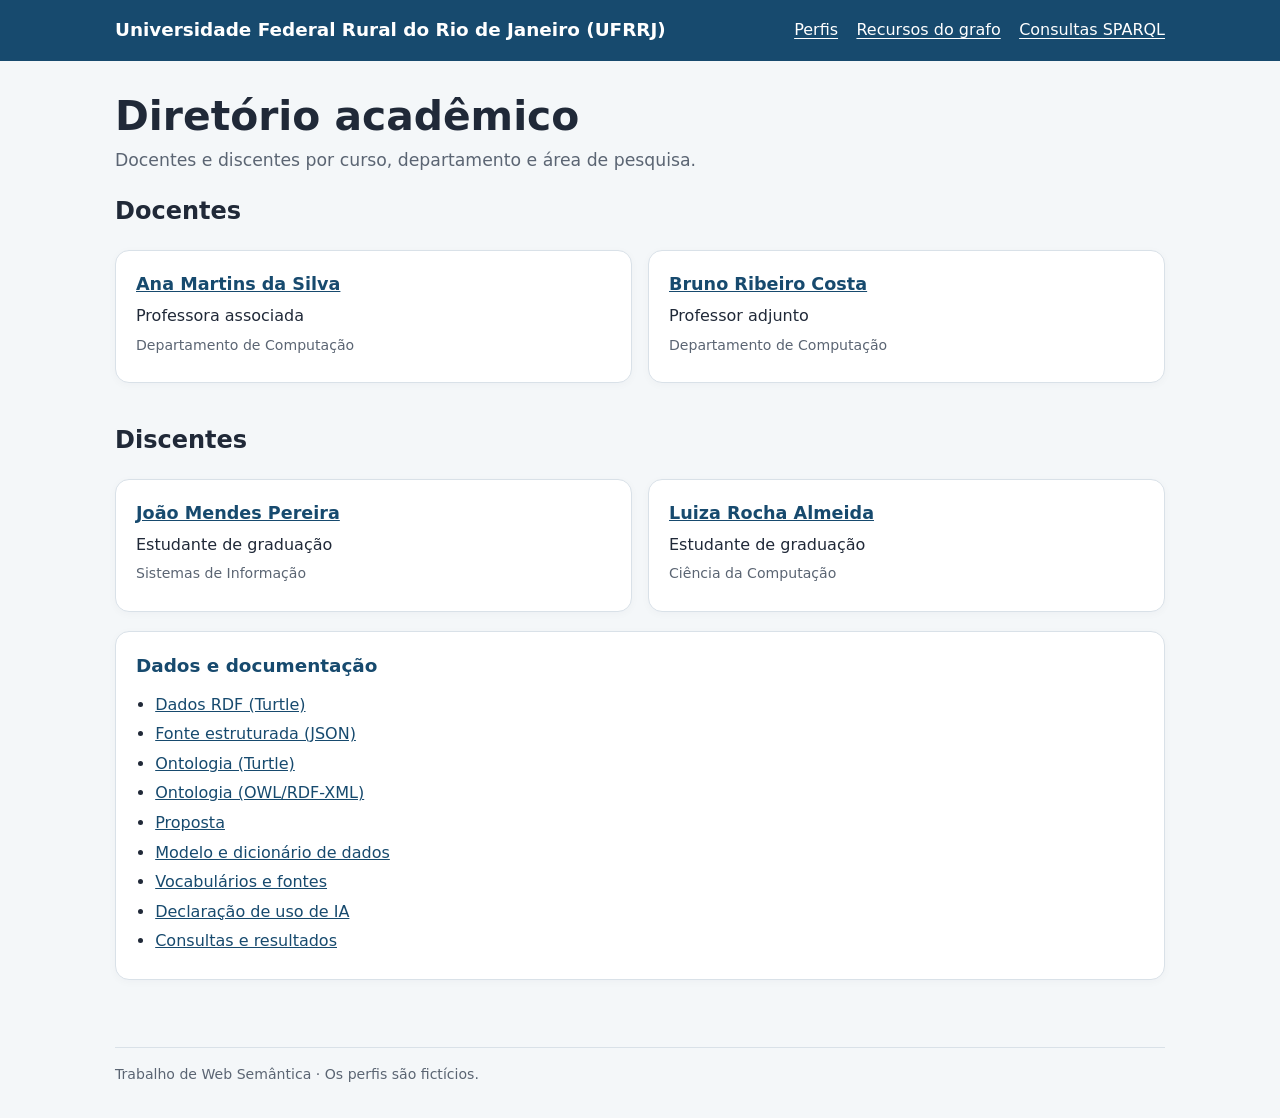
<file: docs/index.html>
<!doctype html>
<html lang="pt-BR">
<head>
  <meta charset="utf-8">
  <meta name="viewport" content="width=device-width, initial-scale=1">
  <meta name="description" content="Diretório de perfis acadêmicos do trabalho de Web Semântica.">
  <title>Diretório acadêmico | Universidade Federal Rural do Rio de Janeiro (UFRRJ)</title>
  <link rel="stylesheet" href="estilos.css">
  <link rel="alternate" type="text/turtle" href="dados.ttl" title="Dados RDF">
</head>
<body>
  <header class="site-header">
    <div class="header-inner">
      <a class="site-title" href="index.html">Universidade Federal Rural do Rio de Janeiro (UFRRJ)</a>
      <nav aria-label="Navegação principal">
        <a href="index.html">Perfis</a>
        <a href="recursos.html">Recursos do grafo</a>
        <a href="consultas.html">Consultas SPARQL</a>
      </nav>
    </div>
  </header>
  <main>
    <h1>Diretório acadêmico</h1>
<p class="role">Docentes e discentes por curso, departamento e área de pesquisa.</p>
<section><h2>Docentes</h2><div class="directory-grid"><article class="card"><h3><a href="perfis/ana-martins.html">Ana Martins da Silva</a></h3><p>Professora associada</p><p class="note">Departamento de Computação</p></article><article class="card"><h3><a href="perfis/bruno-ribeiro.html">Bruno Ribeiro Costa</a></h3><p>Professor adjunto</p><p class="note">Departamento de Computação</p></article></div></section>
<section><h2>Discentes</h2><div class="directory-grid"><article class="card"><h3><a href="perfis/joao-mendes.html">João Mendes Pereira</a></h3><p>Estudante de graduação</p><p class="note">Sistemas de Informação</p></article><article class="card"><h3><a href="perfis/luiza-rocha.html">Luiza Rocha Almeida</a></h3><p>Estudante de graduação</p><p class="note">Ciência da Computação</p></article></div></section>
<section class="card"><h2>Dados e documentação</h2><ul class="clean-list"><li><a href="dados.ttl">Dados RDF (Turtle)</a></li><li><a href="dados.json">Fonte estruturada (JSON)</a></li><li><a href="ontologia.ttl">Ontologia (Turtle)</a></li><li><a href="ontologia.owl">Ontologia (OWL/RDF-XML)</a></li><li><a href="documentacao/proposta.md">Proposta</a></li><li><a href="documentacao/modelagem.md">Modelo e dicionário de dados</a></li><li><a href="documentacao/vocabularios.md">Vocabulários e fontes</a></li><li><a href="documentacao/ia.md">Declaração de uso de IA</a></li><li><a href="consultas.html">Consultas e resultados</a></li></ul></section>
  </main>
  <footer class="site-footer">Trabalho de Web Semântica · Os perfis são fictícios.</footer>
</body>
</html>
</file>
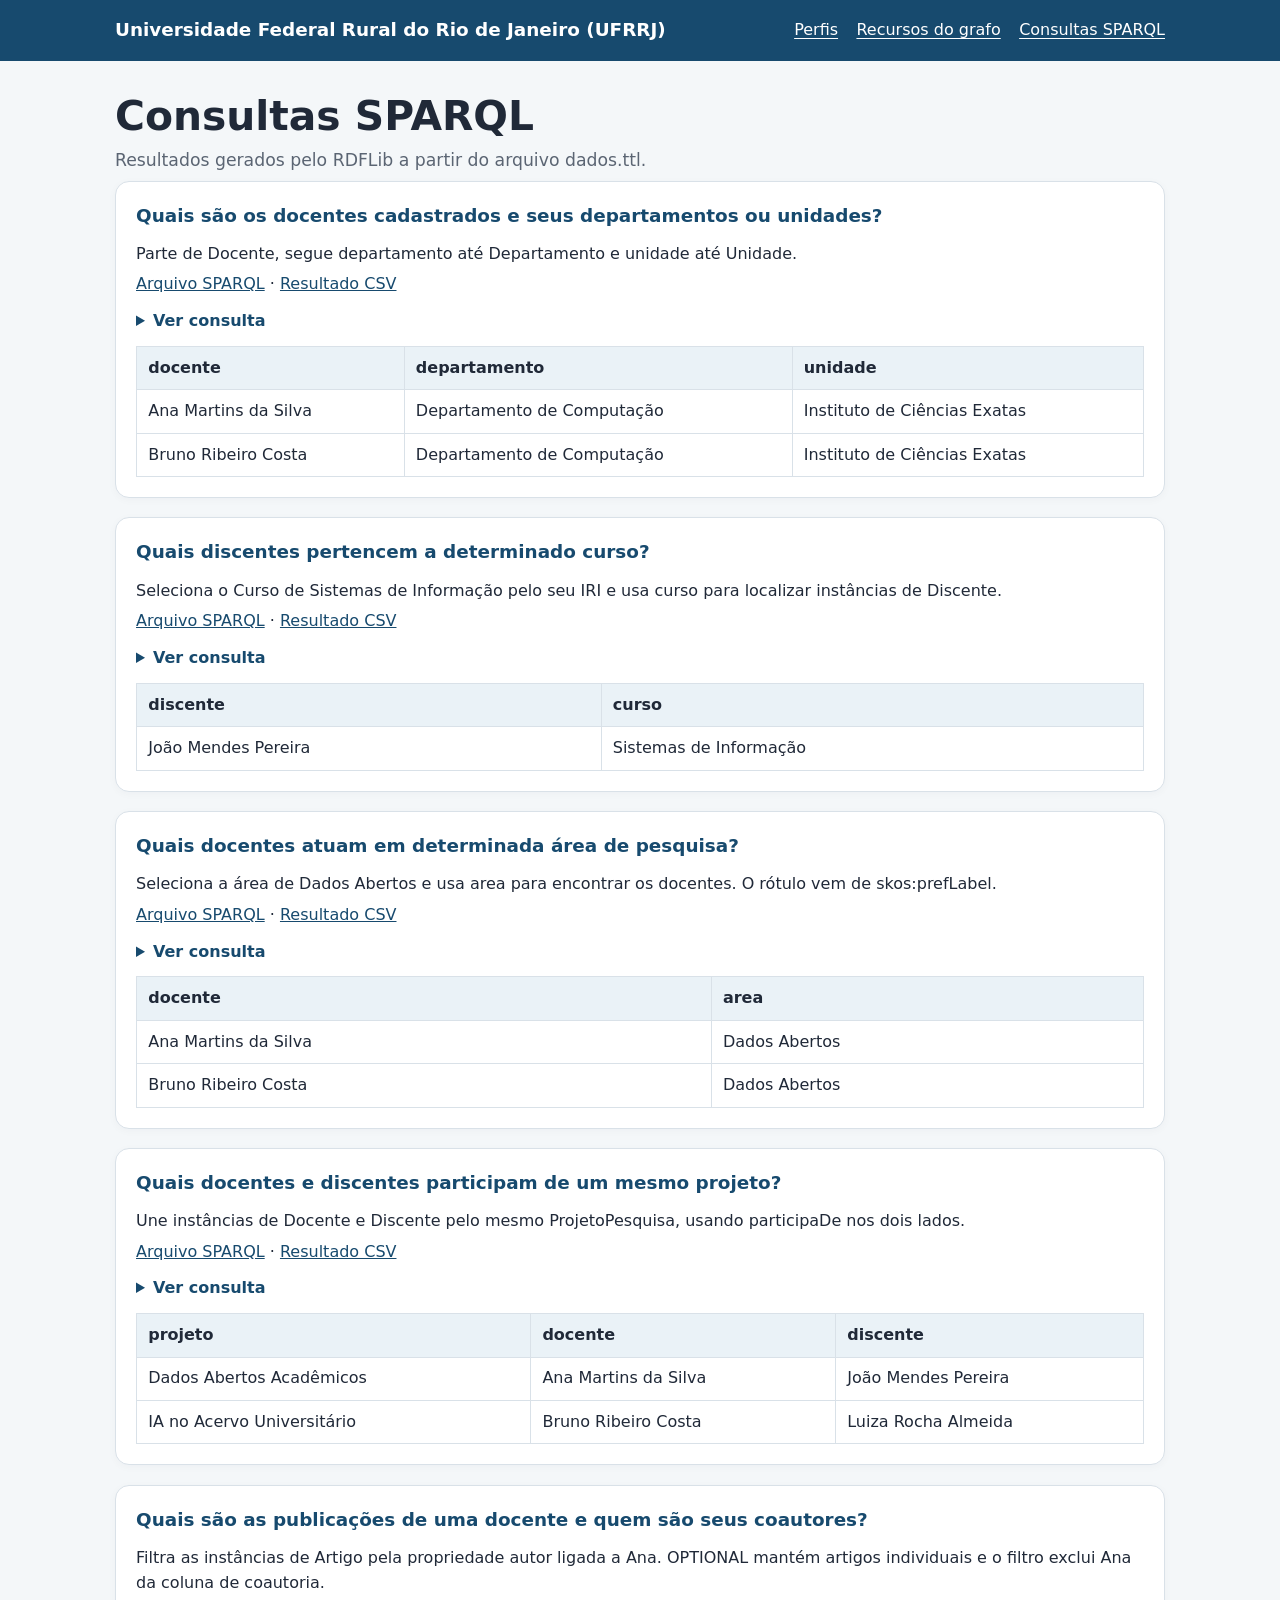
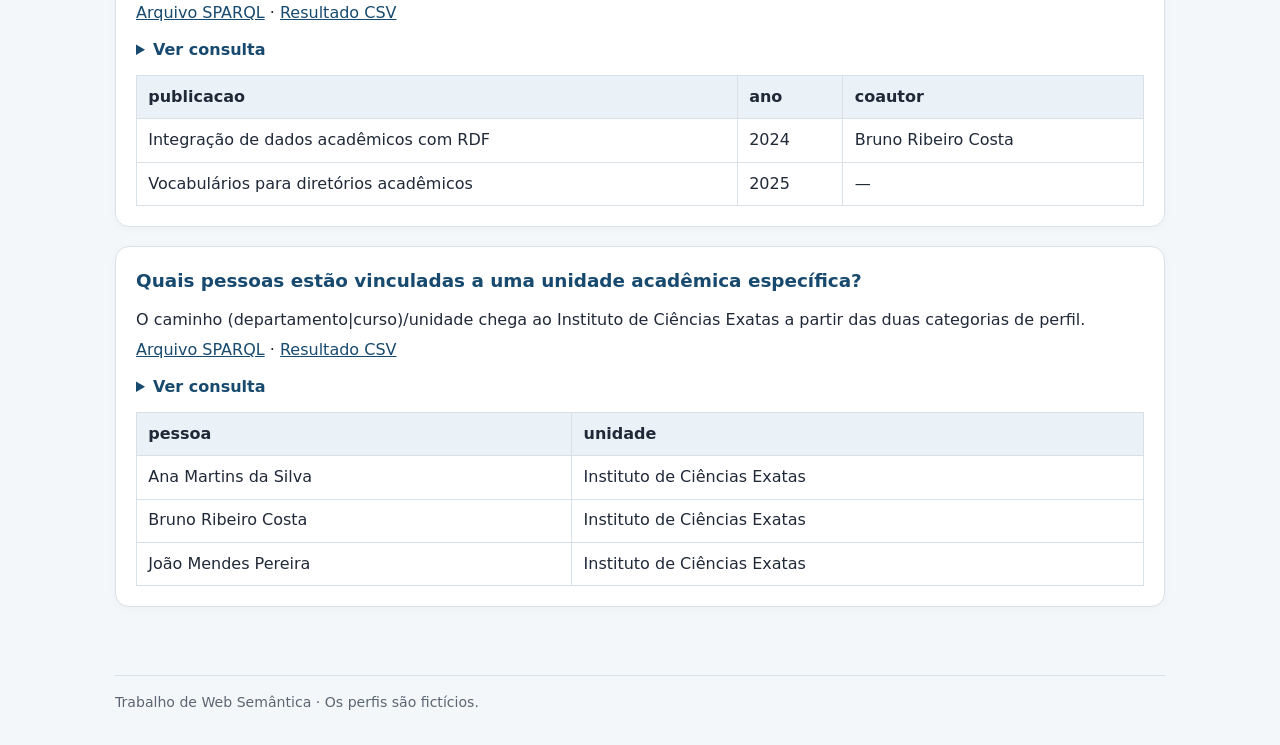
<file: docs/consultas.html>
<!doctype html>
<html lang="pt-BR">
<head>
  <meta charset="utf-8">
  <meta name="viewport" content="width=device-width, initial-scale=1">
  <meta name="description" content="Diretório de perfis acadêmicos do trabalho de Web Semântica.">
  <title>Consultas SPARQL | Universidade Federal Rural do Rio de Janeiro (UFRRJ)</title>
  <link rel="stylesheet" href="estilos.css">
  <link rel="alternate" type="text/turtle" href="dados.ttl" title="Dados RDF">
</head>
<body>
  <header class="site-header">
    <div class="header-inner">
      <a class="site-title" href="index.html">Universidade Federal Rural do Rio de Janeiro (UFRRJ)</a>
      <nav aria-label="Navegação principal">
        <a href="index.html">Perfis</a>
        <a href="recursos.html">Recursos do grafo</a>
        <a href="consultas.html">Consultas SPARQL</a>
      </nav>
    </div>
  </header>
  <main>
    <h1>Consultas SPARQL</h1>
<p class="role">Resultados gerados pelo RDFLib a partir do arquivo dados.ttl.</p>
<section class="card"><h2>Quais são os docentes cadastrados e seus departamentos ou unidades?</h2><p>Parte de Docente, segue departamento até Departamento e unidade até Unidade.</p><p><a href="consultas/consulta01.rq">Arquivo SPARQL</a> · <a href="consultas/resultados/consulta01.csv">Resultado CSV</a></p><details><summary>Ver consulta</summary><pre><code>PREFIX acad: &lt;../ontologia.ttl#&gt;
PREFIX schema: &lt;https://schema.org/&gt;

SELECT ?docente ?departamento ?unidade WHERE {
  ?p a acad:Docente ;
     schema:name ?docente ;
     acad:departamento ?d .
  ?d schema:name ?departamento ;
     acad:unidade/schema:name ?unidade .
}
ORDER BY ?docente
</code></pre></details><div class="table-scroll"><table><thead><tr><th scope='col'>docente</th><th scope='col'>departamento</th><th scope='col'>unidade</th></tr></thead><tbody><tr><td>Ana Martins da Silva</td><td>Departamento de Computação</td><td>Instituto de Ciências Exatas</td></tr><tr><td>Bruno Ribeiro Costa</td><td>Departamento de Computação</td><td>Instituto de Ciências Exatas</td></tr></tbody></table></div></section>
<section class="card"><h2>Quais discentes pertencem a determinado curso?</h2><p>Seleciona o Curso de Sistemas de Informação pelo seu IRI e usa curso para localizar instâncias de Discente.</p><p><a href="consultas/consulta02.rq">Arquivo SPARQL</a> · <a href="consultas/resultados/consulta02.csv">Resultado CSV</a></p><details><summary>Ver consulta</summary><pre><code>PREFIX acad: &lt;../ontologia.ttl#&gt;
PREFIX schema: &lt;https://schema.org/&gt;

SELECT ?discente ?curso WHERE {
  VALUES ?c { &lt;../recursos.html#curso-sistemas&gt; }
  ?p a acad:Discente ;
     schema:name ?discente ;
     acad:curso ?c .
  ?c schema:name ?curso .
}
ORDER BY ?discente
</code></pre></details><div class="table-scroll"><table><thead><tr><th scope='col'>discente</th><th scope='col'>curso</th></tr></thead><tbody><tr><td>João Mendes Pereira</td><td>Sistemas de Informação</td></tr></tbody></table></div></section>
<section class="card"><h2>Quais docentes atuam em determinada área de pesquisa?</h2><p>Seleciona a área de Dados Abertos e usa area para encontrar os docentes. O rótulo vem de skos:prefLabel.</p><p><a href="consultas/consulta03.rq">Arquivo SPARQL</a> · <a href="consultas/resultados/consulta03.csv">Resultado CSV</a></p><details><summary>Ver consulta</summary><pre><code>PREFIX acad: &lt;../ontologia.ttl#&gt;
PREFIX schema: &lt;https://schema.org/&gt;
PREFIX skos: &lt;http://www.w3.org/2004/02/skos/core#&gt;

SELECT ?docente ?area WHERE {
  VALUES ?a { &lt;../recursos.html#area-dados-abertos&gt; }
  ?p a acad:Docente ;
     schema:name ?docente ;
     acad:area ?a .
  ?a skos:prefLabel ?area .
}
ORDER BY ?docente
</code></pre></details><div class="table-scroll"><table><thead><tr><th scope='col'>docente</th><th scope='col'>area</th></tr></thead><tbody><tr><td>Ana Martins da Silva</td><td>Dados Abertos</td></tr><tr><td>Bruno Ribeiro Costa</td><td>Dados Abertos</td></tr></tbody></table></div></section>
<section class="card"><h2>Quais docentes e discentes participam de um mesmo projeto?</h2><p>Une instâncias de Docente e Discente pelo mesmo ProjetoPesquisa, usando participaDe nos dois lados.</p><p><a href="consultas/consulta04.rq">Arquivo SPARQL</a> · <a href="consultas/resultados/consulta04.csv">Resultado CSV</a></p><details><summary>Ver consulta</summary><pre><code>PREFIX acad: &lt;../ontologia.ttl#&gt;
PREFIX schema: &lt;https://schema.org/&gt;

SELECT ?projeto ?docente ?discente WHERE {
  ?d a acad:Docente ;
     schema:name ?docente ;
     acad:participaDe ?p .
  ?e a acad:Discente ;
     schema:name ?discente ;
     acad:participaDe ?p .
  ?p a acad:ProjetoPesquisa ;
     schema:name ?projeto .
}
ORDER BY ?projeto ?docente ?discente
</code></pre></details><div class="table-scroll"><table><thead><tr><th scope='col'>projeto</th><th scope='col'>docente</th><th scope='col'>discente</th></tr></thead><tbody><tr><td>Dados Abertos Acadêmicos</td><td>Ana Martins da Silva</td><td>João Mendes Pereira</td></tr><tr><td>IA no Acervo Universitário</td><td>Bruno Ribeiro Costa</td><td>Luiza Rocha Almeida</td></tr></tbody></table></div></section>
<section class="card"><h2>Quais são as publicações de uma docente e quem são seus coautores?</h2><p>Filtra as instâncias de Artigo pela propriedade autor ligada a Ana. OPTIONAL mantém artigos individuais e o filtro exclui Ana da coluna de coautoria.</p><p><a href="consultas/consulta05.rq">Arquivo SPARQL</a> · <a href="consultas/resultados/consulta05.csv">Resultado CSV</a></p><details><summary>Ver consulta</summary><pre><code>PREFIX acad: &lt;../ontologia.ttl#&gt;
PREFIX schema: &lt;https://schema.org/&gt;

SELECT ?publicacao ?ano ?coautor WHERE {
  VALUES ?d { &lt;../perfis/ana-martins.html&gt; }
  ?d a acad:Docente .
  ?p a acad:Artigo ;
     schema:name ?publicacao ;
     acad:ano ?ano ;
     acad:autor ?d .
  OPTIONAL {
    ?p acad:autor ?outro .
    FILTER(?outro != ?d)
    ?outro schema:name ?coautor .
  }
}
ORDER BY ?ano ?publicacao ?coautor
</code></pre></details><div class="table-scroll"><table><thead><tr><th scope='col'>publicacao</th><th scope='col'>ano</th><th scope='col'>coautor</th></tr></thead><tbody><tr><td>Integração de dados acadêmicos com RDF</td><td>2024</td><td>Bruno Ribeiro Costa</td></tr><tr><td>Vocabulários para diretórios acadêmicos</td><td>2025</td><td>—</td></tr></tbody></table></div></section>
<section class="card"><h2>Quais pessoas estão vinculadas a uma unidade acadêmica específica?</h2><p>O caminho (departamento|curso)/unidade chega ao Instituto de Ciências Exatas a partir das duas categorias de perfil.</p><p><a href="consultas/consulta06.rq">Arquivo SPARQL</a> · <a href="consultas/resultados/consulta06.csv">Resultado CSV</a></p><details><summary>Ver consulta</summary><pre><code>PREFIX acad: &lt;../ontologia.ttl#&gt;
PREFIX schema: &lt;https://schema.org/&gt;

SELECT ?pessoa ?unidade WHERE {
  VALUES ?u { &lt;../recursos.html#unidade-exatas&gt; }
  ?p schema:name ?pessoa ;
     (acad:departamento|acad:curso)/acad:unidade ?u .
  ?u a acad:Unidade ;
     schema:name ?unidade .
}
ORDER BY ?pessoa
</code></pre></details><div class="table-scroll"><table><thead><tr><th scope='col'>pessoa</th><th scope='col'>unidade</th></tr></thead><tbody><tr><td>Ana Martins da Silva</td><td>Instituto de Ciências Exatas</td></tr><tr><td>Bruno Ribeiro Costa</td><td>Instituto de Ciências Exatas</td></tr><tr><td>João Mendes Pereira</td><td>Instituto de Ciências Exatas</td></tr></tbody></table></div></section>
  </main>
  <footer class="site-footer">Trabalho de Web Semântica · Os perfis são fictícios.</footer>
</body>
</html>
</file>
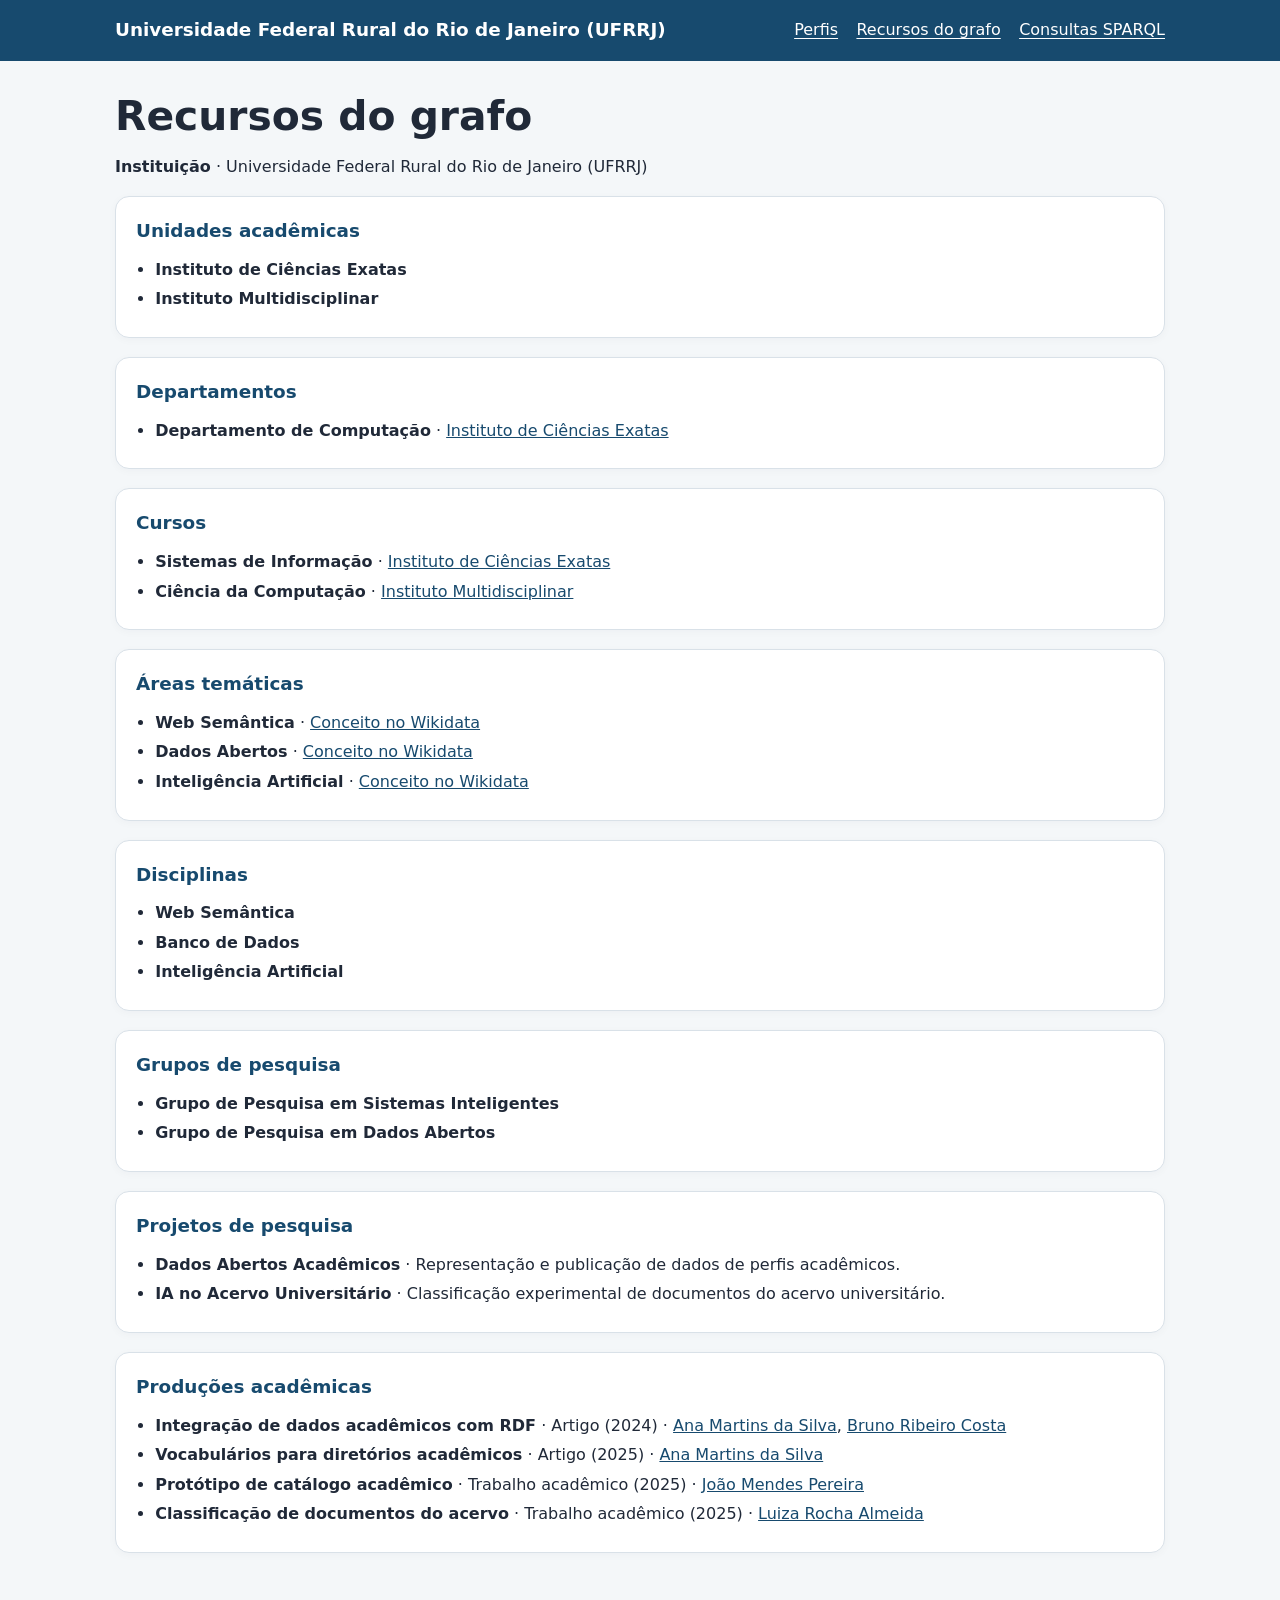
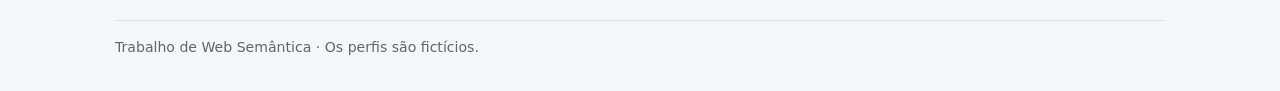
<file: docs/recursos.html>
<!doctype html>
<html lang="pt-BR">
<head>
  <meta charset="utf-8">
  <meta name="viewport" content="width=device-width, initial-scale=1">
  <meta name="description" content="Diretório de perfis acadêmicos do trabalho de Web Semântica.">
  <title>Recursos do grafo | Universidade Federal Rural do Rio de Janeiro (UFRRJ)</title>
  <link rel="stylesheet" href="estilos.css">
  <link rel="alternate" type="text/turtle" href="dados.ttl" title="Dados RDF">
</head>
<body>
  <header class="site-header">
    <div class="header-inner">
      <a class="site-title" href="index.html">Universidade Federal Rural do Rio de Janeiro (UFRRJ)</a>
      <nav aria-label="Navegação principal">
        <a href="index.html">Perfis</a>
        <a href="recursos.html">Recursos do grafo</a>
        <a href="consultas.html">Consultas SPARQL</a>
      </nav>
    </div>
  </header>
  <main>
    <h1>Recursos do grafo</h1>
<p id="instituicao"><strong>Instituição</strong> · Universidade Federal Rural do Rio de Janeiro (UFRRJ)</p>
<section class="card"><h2>Unidades acadêmicas</h2><ul class="clean-list"><li id="unidade-exatas"><strong>Instituto de Ciências Exatas</strong></li><li id="unidade-multidisciplinar"><strong>Instituto Multidisciplinar</strong></li></ul></section>
<section class="card"><h2>Departamentos</h2><ul class="clean-list"><li id="departamento-computacao"><strong>Departamento de Computação</strong> · <a href="recursos.html#unidade-exatas">Instituto de Ciências Exatas</a></li></ul></section>
<section class="card"><h2>Cursos</h2><ul class="clean-list"><li id="curso-sistemas"><strong>Sistemas de Informação</strong> · <a href="recursos.html#unidade-exatas">Instituto de Ciências Exatas</a></li><li id="curso-computacao"><strong>Ciência da Computação</strong> · <a href="recursos.html#unidade-multidisciplinar">Instituto Multidisciplinar</a></li></ul></section>
<section class="card" id="areas"><h2>Áreas temáticas</h2><ul class="clean-list"><li id="area-web-semantica"><strong>Web Semântica</strong> · <a href="https://www.wikidata.org/entity/Q54837">Conceito no Wikidata</a></li><li id="area-dados-abertos"><strong>Dados Abertos</strong> · <a href="https://www.wikidata.org/entity/Q309901">Conceito no Wikidata</a></li><li id="area-ia"><strong>Inteligência Artificial</strong> · <a href="https://www.wikidata.org/entity/Q11660">Conceito no Wikidata</a></li></ul></section>
<section class="card"><h2>Disciplinas</h2><ul class="clean-list"><li id="disciplina-web-semantica"><strong>Web Semântica</strong></li><li id="disciplina-banco-de-dados"><strong>Banco de Dados</strong></li><li id="disciplina-ia"><strong>Inteligência Artificial</strong></li></ul></section>
<section class="card"><h2>Grupos de pesquisa</h2><ul class="clean-list"><li id="grupo-sistemas"><strong>Grupo de Pesquisa em Sistemas Inteligentes</strong></li><li id="grupo-dados"><strong>Grupo de Pesquisa em Dados Abertos</strong></li></ul></section>
<section class="card"><h2>Projetos de pesquisa</h2><ul class="clean-list"><li id="projeto-dados"><strong>Dados Abertos Acadêmicos</strong> · Representação e publicação de dados de perfis acadêmicos.</li><li id="projeto-ia"><strong>IA no Acervo Universitário</strong> · Classificação experimental de documentos do acervo universitário.</li></ul></section>
<section class="card"><h2>Produções acadêmicas</h2><ul class="clean-list"><li id="producao-dados"><strong>Integração de dados acadêmicos com RDF</strong> · Artigo (2024) · <a href="perfis/ana-martins.html">Ana Martins da Silva</a>, <a href="perfis/bruno-ribeiro.html">Bruno Ribeiro Costa</a></li><li id="producao-vocabularios"><strong>Vocabulários para diretórios acadêmicos</strong> · Artigo (2025) · <a href="perfis/ana-martins.html">Ana Martins da Silva</a></li><li id="producao-prototipo"><strong>Protótipo de catálogo acadêmico</strong> · Trabalho acadêmico (2025) · <a href="perfis/joao-mendes.html">João Mendes Pereira</a></li><li id="producao-acervo"><strong>Classificação de documentos do acervo</strong> · Trabalho acadêmico (2025) · <a href="perfis/luiza-rocha.html">Luiza Rocha Almeida</a></li></ul></section>
  </main>
  <footer class="site-footer">Trabalho de Web Semântica · Os perfis são fictícios.</footer>
</body>
</html>
</file>
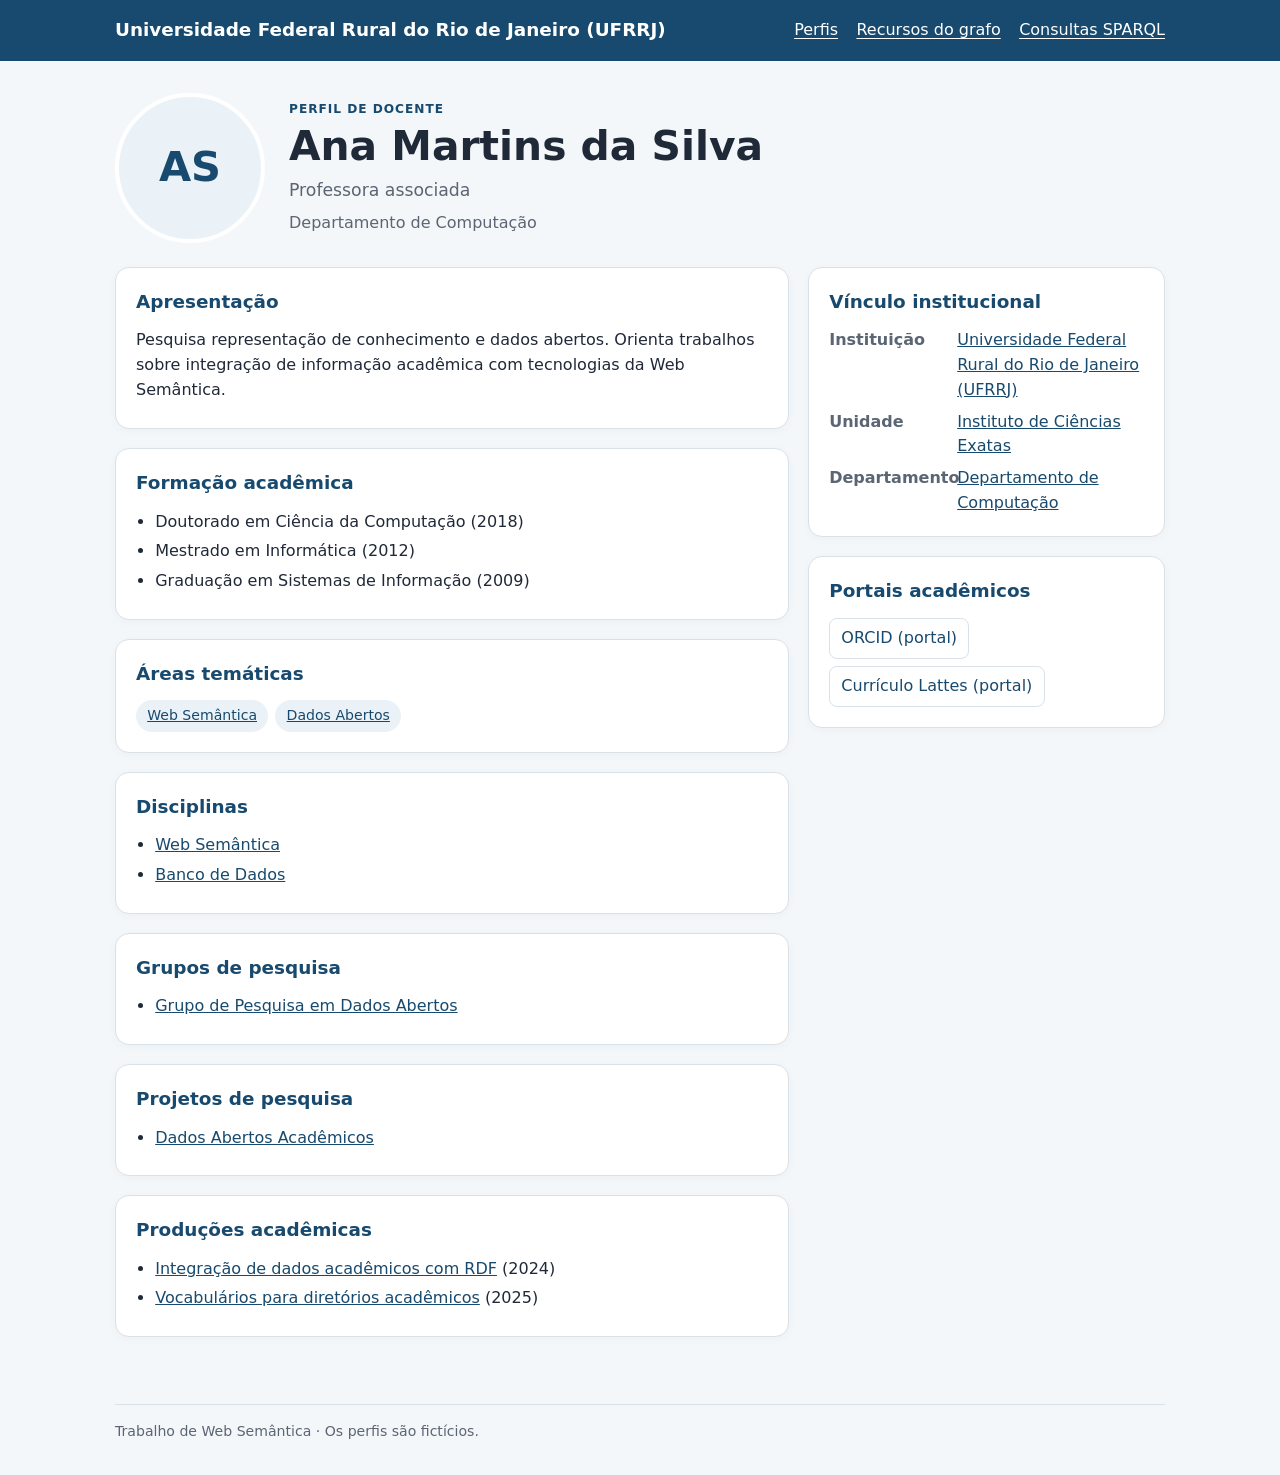
<file: docs/perfis/ana-martins.html>
<!doctype html>
<html lang="pt-BR">
<head>
  <meta charset="utf-8">
  <meta name="viewport" content="width=device-width, initial-scale=1">
  <meta name="description" content="Diretório de perfis acadêmicos do trabalho de Web Semântica.">
  <title>Ana Martins da Silva | Universidade Federal Rural do Rio de Janeiro (UFRRJ)</title>
  <link rel="stylesheet" href="../estilos.css">
  <link rel="alternate" type="text/turtle" href="../dados.ttl" title="Dados RDF">
</head>
<body>
  <header class="site-header">
    <div class="header-inner">
      <a class="site-title" href="../index.html">Universidade Federal Rural do Rio de Janeiro (UFRRJ)</a>
      <nav aria-label="Navegação principal">
        <a href="../index.html">Perfis</a>
        <a href="../recursos.html">Recursos do grafo</a>
        <a href="../consultas.html">Consultas SPARQL</a>
      </nav>
    </div>
  </header>
  <main>
    <section class="profile-heading" aria-labelledby="nome">
  <div class="profile-photo profile-initials" aria-hidden="true">AS</div>
  <div>
    <p class="eyebrow">Perfil de docente</p>
    <h1 id="nome">Ana Martins da Silva</h1>
    <p class="role">Professora associada</p>
    <p class="quick-info">Departamento de Computação</p>
  </div>
</section>
<div class="layout">
  <div>
    <section class="card"><h2>Apresentação</h2><p>Pesquisa representação de conhecimento e dados abertos. Orienta trabalhos sobre integração de informação acadêmica com tecnologias da Web Semântica.</p></section>
    <section class="card"><h2>Formação acadêmica</h2><ul class="clean-list"><li>Doutorado em Ciência da Computação (2018)</li><li>Mestrado em Informática (2012)</li><li>Graduação em Sistemas de Informação (2009)</li></ul></section>
    <section class="card"><h2>Áreas temáticas</h2><ul class="tag-list"><li><a href="../recursos.html#area-web-semantica">Web Semântica</a></li><li><a href="../recursos.html#area-dados-abertos">Dados Abertos</a></li></ul></section>
    <section class="card"><h2>Disciplinas</h2><ul class="clean-list"><li><a href="../recursos.html#disciplina-web-semantica">Web Semântica</a></li><li><a href="../recursos.html#disciplina-banco-de-dados">Banco de Dados</a></li></ul></section>
    <section class="card"><h2>Grupos de pesquisa</h2><ul class="clean-list"><li><a href="../recursos.html#grupo-dados">Grupo de Pesquisa em Dados Abertos</a></li></ul></section>
    <section class="card"><h2>Projetos de pesquisa</h2><ul class="clean-list"><li><a href="../recursos.html#projeto-dados">Dados Abertos Acadêmicos</a></li></ul></section>
    <section class="card"><h2>Produções acadêmicas</h2><ul class="clean-list"><li><a href="../recursos.html#producao-dados">Integração de dados acadêmicos com RDF</a> (2024)</li><li><a href="../recursos.html#producao-vocabularios">Vocabulários para diretórios acadêmicos</a> (2025)</li></ul></section>
  </div>
  <aside>
    <section class="card">
      <h2>Vínculo institucional</h2>
      <dl class="contact-list">
        <div><dt>Instituição</dt><dd><a href="../recursos.html#instituicao">Universidade Federal Rural do Rio de Janeiro (UFRRJ)</a></dd></div>
        <div><dt>Unidade</dt><dd><a href="../recursos.html#unidade-exatas">Instituto de Ciências Exatas</a></dd></div>
        <div><dt>Departamento</dt><dd><a href="../recursos.html#departamento-computacao">Departamento de Computação</a></dd></div>
        
      </dl>
    </section>
    <section class="card"><h2>Portais acadêmicos</h2><ul class="social-links"><li><a href="https://orcid.org/">ORCID (portal)</a></li><li><a href="https://lattes.cnpq.br/">Currículo Lattes (portal)</a></li></ul></section>
  </aside>
</div>

  </main>
  <footer class="site-footer">Trabalho de Web Semântica · Os perfis são fictícios.</footer>
</body>
</html>
</file>
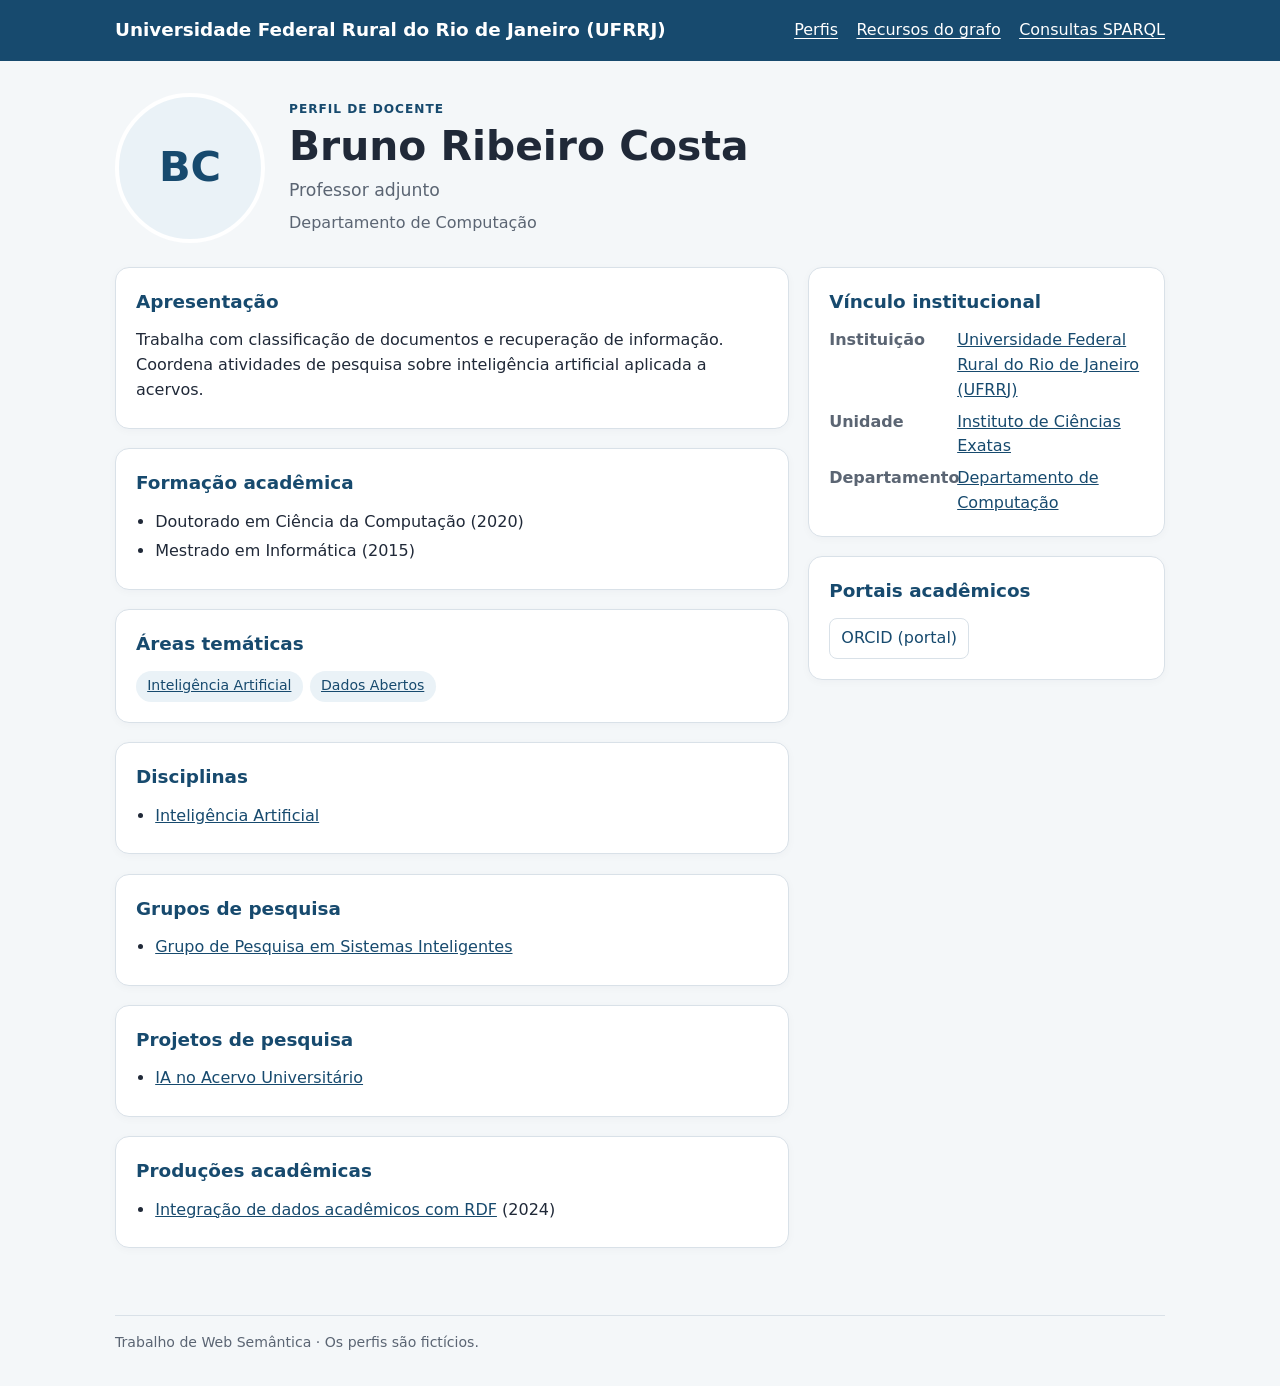
<file: docs/perfis/bruno-ribeiro.html>
<!doctype html>
<html lang="pt-BR">
<head>
  <meta charset="utf-8">
  <meta name="viewport" content="width=device-width, initial-scale=1">
  <meta name="description" content="Diretório de perfis acadêmicos do trabalho de Web Semântica.">
  <title>Bruno Ribeiro Costa | Universidade Federal Rural do Rio de Janeiro (UFRRJ)</title>
  <link rel="stylesheet" href="../estilos.css">
  <link rel="alternate" type="text/turtle" href="../dados.ttl" title="Dados RDF">
</head>
<body>
  <header class="site-header">
    <div class="header-inner">
      <a class="site-title" href="../index.html">Universidade Federal Rural do Rio de Janeiro (UFRRJ)</a>
      <nav aria-label="Navegação principal">
        <a href="../index.html">Perfis</a>
        <a href="../recursos.html">Recursos do grafo</a>
        <a href="../consultas.html">Consultas SPARQL</a>
      </nav>
    </div>
  </header>
  <main>
    <section class="profile-heading" aria-labelledby="nome">
  <div class="profile-photo profile-initials" aria-hidden="true">BC</div>
  <div>
    <p class="eyebrow">Perfil de docente</p>
    <h1 id="nome">Bruno Ribeiro Costa</h1>
    <p class="role">Professor adjunto</p>
    <p class="quick-info">Departamento de Computação</p>
  </div>
</section>
<div class="layout">
  <div>
    <section class="card"><h2>Apresentação</h2><p>Trabalha com classificação de documentos e recuperação de informação. Coordena atividades de pesquisa sobre inteligência artificial aplicada a acervos.</p></section>
    <section class="card"><h2>Formação acadêmica</h2><ul class="clean-list"><li>Doutorado em Ciência da Computação (2020)</li><li>Mestrado em Informática (2015)</li></ul></section>
    <section class="card"><h2>Áreas temáticas</h2><ul class="tag-list"><li><a href="../recursos.html#area-ia">Inteligência Artificial</a></li><li><a href="../recursos.html#area-dados-abertos">Dados Abertos</a></li></ul></section>
    <section class="card"><h2>Disciplinas</h2><ul class="clean-list"><li><a href="../recursos.html#disciplina-ia">Inteligência Artificial</a></li></ul></section>
    <section class="card"><h2>Grupos de pesquisa</h2><ul class="clean-list"><li><a href="../recursos.html#grupo-sistemas">Grupo de Pesquisa em Sistemas Inteligentes</a></li></ul></section>
    <section class="card"><h2>Projetos de pesquisa</h2><ul class="clean-list"><li><a href="../recursos.html#projeto-ia">IA no Acervo Universitário</a></li></ul></section>
    <section class="card"><h2>Produções acadêmicas</h2><ul class="clean-list"><li><a href="../recursos.html#producao-dados">Integração de dados acadêmicos com RDF</a> (2024)</li></ul></section>
  </div>
  <aside>
    <section class="card">
      <h2>Vínculo institucional</h2>
      <dl class="contact-list">
        <div><dt>Instituição</dt><dd><a href="../recursos.html#instituicao">Universidade Federal Rural do Rio de Janeiro (UFRRJ)</a></dd></div>
        <div><dt>Unidade</dt><dd><a href="../recursos.html#unidade-exatas">Instituto de Ciências Exatas</a></dd></div>
        <div><dt>Departamento</dt><dd><a href="../recursos.html#departamento-computacao">Departamento de Computação</a></dd></div>
        
      </dl>
    </section>
    <section class="card"><h2>Portais acadêmicos</h2><ul class="social-links"><li><a href="https://orcid.org/">ORCID (portal)</a></li></ul></section>
  </aside>
</div>

  </main>
  <footer class="site-footer">Trabalho de Web Semântica · Os perfis são fictícios.</footer>
</body>
</html>
</file>
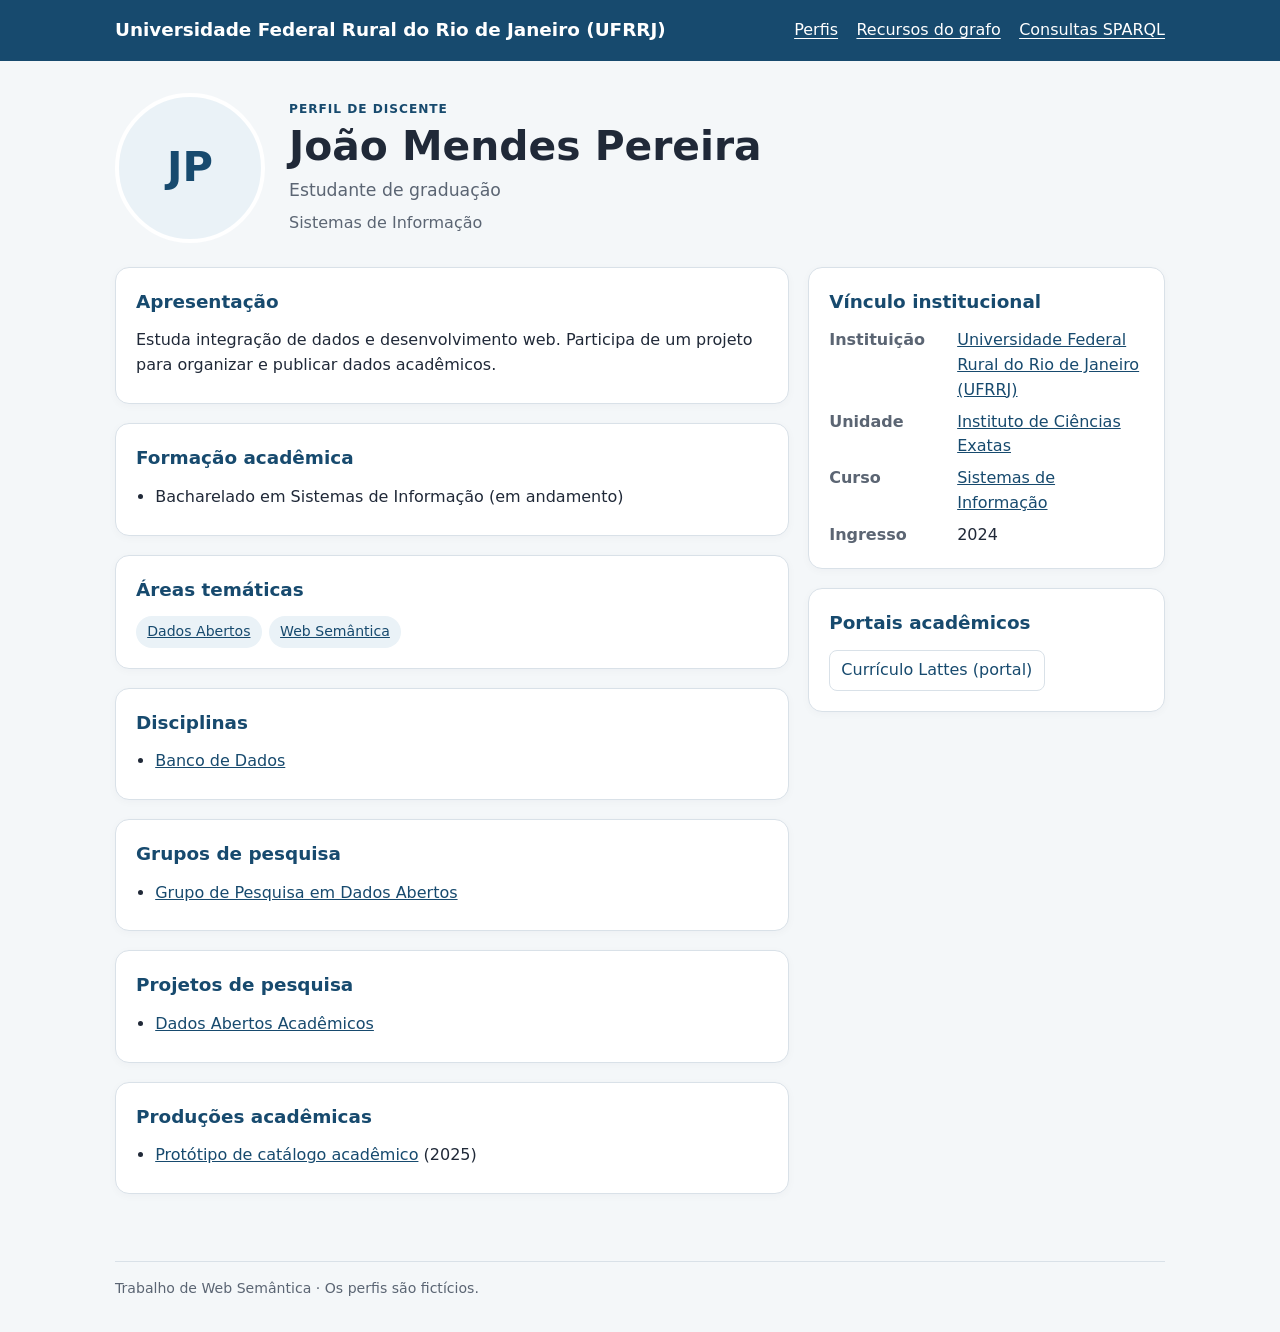
<file: docs/perfis/joao-mendes.html>
<!doctype html>
<html lang="pt-BR">
<head>
  <meta charset="utf-8">
  <meta name="viewport" content="width=device-width, initial-scale=1">
  <meta name="description" content="Diretório de perfis acadêmicos do trabalho de Web Semântica.">
  <title>João Mendes Pereira | Universidade Federal Rural do Rio de Janeiro (UFRRJ)</title>
  <link rel="stylesheet" href="../estilos.css">
  <link rel="alternate" type="text/turtle" href="../dados.ttl" title="Dados RDF">
</head>
<body>
  <header class="site-header">
    <div class="header-inner">
      <a class="site-title" href="../index.html">Universidade Federal Rural do Rio de Janeiro (UFRRJ)</a>
      <nav aria-label="Navegação principal">
        <a href="../index.html">Perfis</a>
        <a href="../recursos.html">Recursos do grafo</a>
        <a href="../consultas.html">Consultas SPARQL</a>
      </nav>
    </div>
  </header>
  <main>
    <section class="profile-heading" aria-labelledby="nome">
  <div class="profile-photo profile-initials" aria-hidden="true">JP</div>
  <div>
    <p class="eyebrow">Perfil de discente</p>
    <h1 id="nome">João Mendes Pereira</h1>
    <p class="role">Estudante de graduação</p>
    <p class="quick-info">Sistemas de Informação</p>
  </div>
</section>
<div class="layout">
  <div>
    <section class="card"><h2>Apresentação</h2><p>Estuda integração de dados e desenvolvimento web. Participa de um projeto para organizar e publicar dados acadêmicos.</p></section>
    <section class="card"><h2>Formação acadêmica</h2><ul class="clean-list"><li>Bacharelado em Sistemas de Informação (em andamento)</li></ul></section>
    <section class="card"><h2>Áreas temáticas</h2><ul class="tag-list"><li><a href="../recursos.html#area-dados-abertos">Dados Abertos</a></li><li><a href="../recursos.html#area-web-semantica">Web Semântica</a></li></ul></section>
    <section class="card"><h2>Disciplinas</h2><ul class="clean-list"><li><a href="../recursos.html#disciplina-banco-de-dados">Banco de Dados</a></li></ul></section>
    <section class="card"><h2>Grupos de pesquisa</h2><ul class="clean-list"><li><a href="../recursos.html#grupo-dados">Grupo de Pesquisa em Dados Abertos</a></li></ul></section>
    <section class="card"><h2>Projetos de pesquisa</h2><ul class="clean-list"><li><a href="../recursos.html#projeto-dados">Dados Abertos Acadêmicos</a></li></ul></section>
    <section class="card"><h2>Produções acadêmicas</h2><ul class="clean-list"><li><a href="../recursos.html#producao-prototipo">Protótipo de catálogo acadêmico</a> (2025)</li></ul></section>
  </div>
  <aside>
    <section class="card">
      <h2>Vínculo institucional</h2>
      <dl class="contact-list">
        <div><dt>Instituição</dt><dd><a href="../recursos.html#instituicao">Universidade Federal Rural do Rio de Janeiro (UFRRJ)</a></dd></div>
        <div><dt>Unidade</dt><dd><a href="../recursos.html#unidade-exatas">Instituto de Ciências Exatas</a></dd></div>
        <div><dt>Curso</dt><dd><a href="../recursos.html#curso-sistemas">Sistemas de Informação</a></dd></div>
        <div><dt>Ingresso</dt><dd>2024</dd></div>
      </dl>
    </section>
    <section class="card"><h2>Portais acadêmicos</h2><ul class="social-links"><li><a href="https://lattes.cnpq.br/">Currículo Lattes (portal)</a></li></ul></section>
  </aside>
</div>

  </main>
  <footer class="site-footer">Trabalho de Web Semântica · Os perfis são fictícios.</footer>
</body>
</html>
</file>
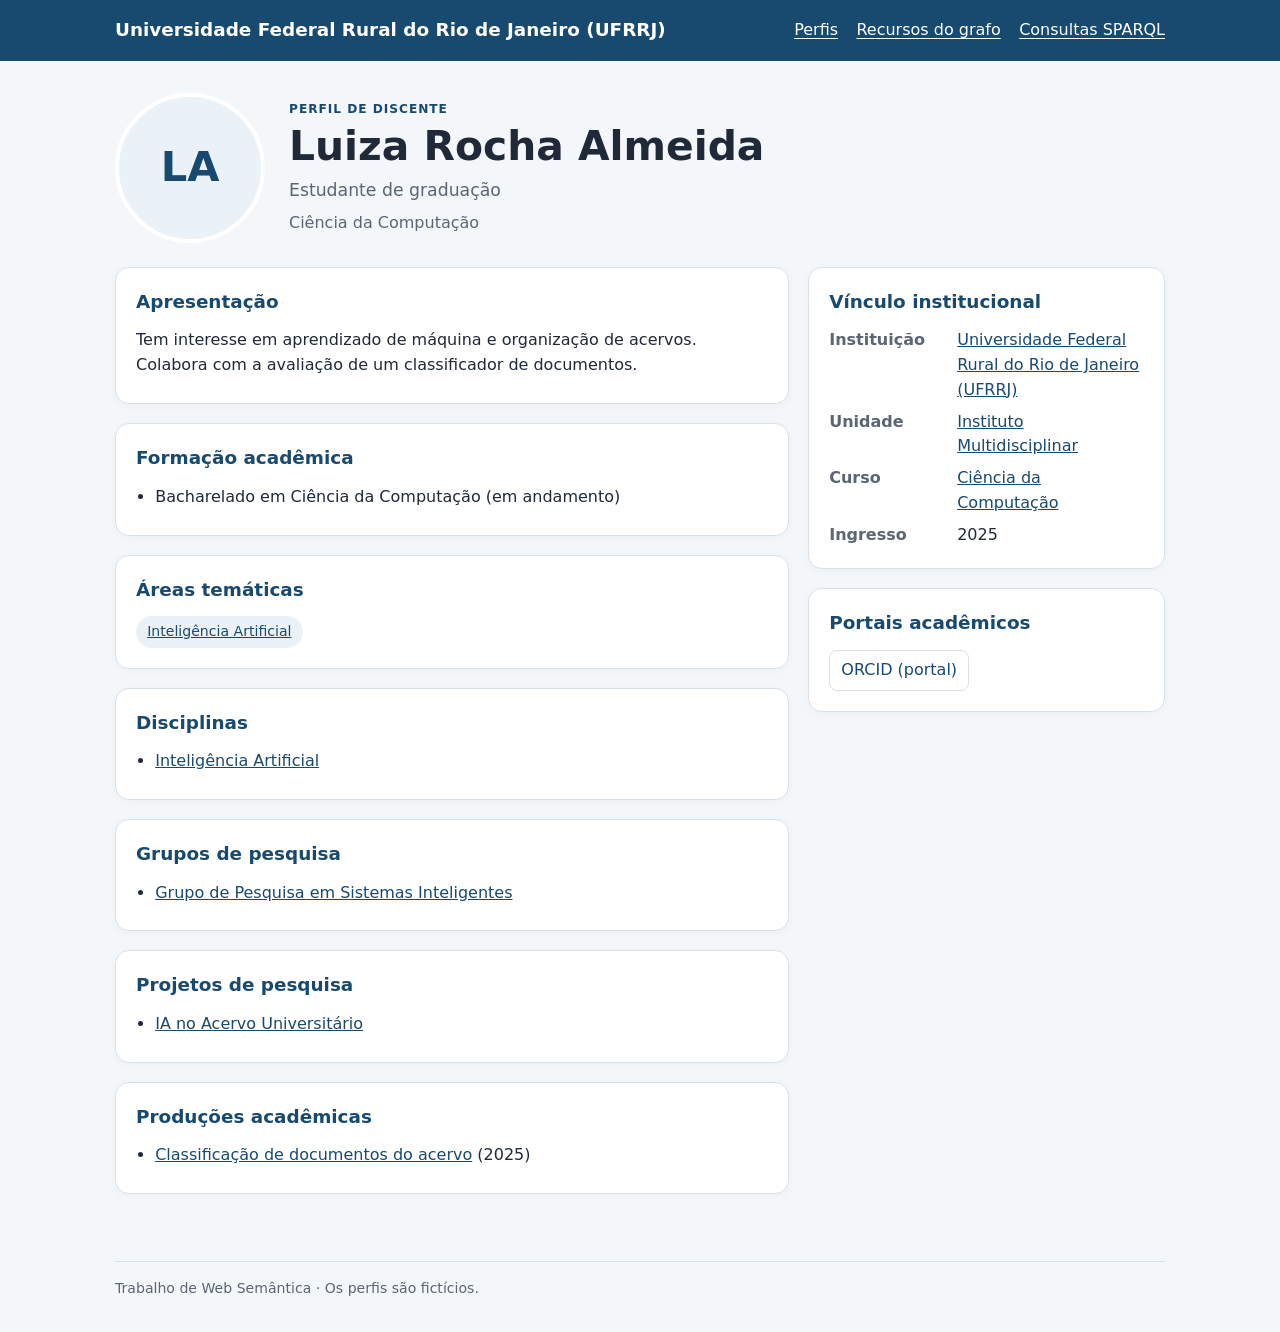
<file: docs/perfis/luiza-rocha.html>
<!doctype html>
<html lang="pt-BR">
<head>
  <meta charset="utf-8">
  <meta name="viewport" content="width=device-width, initial-scale=1">
  <meta name="description" content="Diretório de perfis acadêmicos do trabalho de Web Semântica.">
  <title>Luiza Rocha Almeida | Universidade Federal Rural do Rio de Janeiro (UFRRJ)</title>
  <link rel="stylesheet" href="../estilos.css">
  <link rel="alternate" type="text/turtle" href="../dados.ttl" title="Dados RDF">
</head>
<body>
  <header class="site-header">
    <div class="header-inner">
      <a class="site-title" href="../index.html">Universidade Federal Rural do Rio de Janeiro (UFRRJ)</a>
      <nav aria-label="Navegação principal">
        <a href="../index.html">Perfis</a>
        <a href="../recursos.html">Recursos do grafo</a>
        <a href="../consultas.html">Consultas SPARQL</a>
      </nav>
    </div>
  </header>
  <main>
    <section class="profile-heading" aria-labelledby="nome">
  <div class="profile-photo profile-initials" aria-hidden="true">LA</div>
  <div>
    <p class="eyebrow">Perfil de discente</p>
    <h1 id="nome">Luiza Rocha Almeida</h1>
    <p class="role">Estudante de graduação</p>
    <p class="quick-info">Ciência da Computação</p>
  </div>
</section>
<div class="layout">
  <div>
    <section class="card"><h2>Apresentação</h2><p>Tem interesse em aprendizado de máquina e organização de acervos. Colabora com a avaliação de um classificador de documentos.</p></section>
    <section class="card"><h2>Formação acadêmica</h2><ul class="clean-list"><li>Bacharelado em Ciência da Computação (em andamento)</li></ul></section>
    <section class="card"><h2>Áreas temáticas</h2><ul class="tag-list"><li><a href="../recursos.html#area-ia">Inteligência Artificial</a></li></ul></section>
    <section class="card"><h2>Disciplinas</h2><ul class="clean-list"><li><a href="../recursos.html#disciplina-ia">Inteligência Artificial</a></li></ul></section>
    <section class="card"><h2>Grupos de pesquisa</h2><ul class="clean-list"><li><a href="../recursos.html#grupo-sistemas">Grupo de Pesquisa em Sistemas Inteligentes</a></li></ul></section>
    <section class="card"><h2>Projetos de pesquisa</h2><ul class="clean-list"><li><a href="../recursos.html#projeto-ia">IA no Acervo Universitário</a></li></ul></section>
    <section class="card"><h2>Produções acadêmicas</h2><ul class="clean-list"><li><a href="../recursos.html#producao-acervo">Classificação de documentos do acervo</a> (2025)</li></ul></section>
  </div>
  <aside>
    <section class="card">
      <h2>Vínculo institucional</h2>
      <dl class="contact-list">
        <div><dt>Instituição</dt><dd><a href="../recursos.html#instituicao">Universidade Federal Rural do Rio de Janeiro (UFRRJ)</a></dd></div>
        <div><dt>Unidade</dt><dd><a href="../recursos.html#unidade-multidisciplinar">Instituto Multidisciplinar</a></dd></div>
        <div><dt>Curso</dt><dd><a href="../recursos.html#curso-computacao">Ciência da Computação</a></dd></div>
        <div><dt>Ingresso</dt><dd>2025</dd></div>
      </dl>
    </section>
    <section class="card"><h2>Portais acadêmicos</h2><ul class="social-links"><li><a href="https://orcid.org/">ORCID (portal)</a></li></ul></section>
  </aside>
</div>

  </main>
  <footer class="site-footer">Trabalho de Web Semântica · Os perfis são fictícios.</footer>
</body>
</html>
</file>
<file: docs/estilos.css>
:root{--ink:#202938;--muted:#5b6573;--brand:#174a6e;--soft:#eaf2f7;--line:#d9e1e8;--page:#f4f7f9}
*{box-sizing:border-box}body{margin:0;color:var(--ink);background:var(--page);font:16px/1.55 system-ui,-apple-system,"Segoe UI",Arial,sans-serif}
a{color:var(--brand)}a:focus-visible{outline:3px solid #c56b32;outline-offset:3px}
.site-header{background:var(--brand);color:white;padding:1rem 1.25rem}.header-inner,main,.site-footer{width:min(1050px,calc(100% - 2rem));margin:auto}
.site-header a{color:white;text-decoration:none}.site-title{margin:0;font-size:1.15rem;font-weight:700}.site-subtitle{margin:.2rem 0 0;color:#e1edf4;font-size:.92rem}
main{padding:2rem 0 3rem}.profile-heading{display:grid;grid-template-columns:150px 1fr;gap:1.5rem;align-items:center;margin-bottom:1.5rem}
.profile-photo{width:150px;aspect-ratio:1;object-fit:cover;border-radius:50%;border:4px solid white;background:var(--soft)}
.eyebrow{color:var(--brand);text-transform:uppercase;letter-spacing:.08em;font-size:.76rem;font-weight:750;margin:0 0 .25rem}
h1{margin:0;font-size:clamp(1.8rem,4vw,2.55rem);line-height:1.15}.role{color:var(--muted);font-size:1.08rem;margin:.45rem 0}.quick-info{color:var(--muted);margin:.3rem 0 0}
.layout{display:grid;grid-template-columns:minmax(0,1.7fr) minmax(240px,.9fr);gap:1.2rem;align-items:start}
.card{background:white;border:1px solid var(--line);border-radius:14px;padding:1.25rem;margin-bottom:1.2rem;box-shadow:0 2px 8px #152c3d08}
.card h2{margin:0 0 .75rem;font-size:1.15rem;color:var(--brand)}.card p{margin:.35rem 0}
.clean-list{margin:.25rem 0 0;padding-left:1.2rem}.clean-list li{margin:.3rem 0}
.tag-list,.social-links{display:flex;flex-wrap:wrap;gap:.45rem;padding:0;margin:.5rem 0 0;list-style:none}
.tag-list li{background:var(--soft);color:var(--brand);border-radius:999px;padding:.3rem .7rem;font-size:.88rem}
.contact-list{display:grid;gap:.45rem;margin:0}.contact-list div{display:grid;grid-template-columns:7.5rem 1fr;gap:.5rem}
.contact-list dt{color:var(--muted);font-weight:650}.contact-list dd{margin:0;overflow-wrap:anywhere}
.social-links a{display:inline-block;padding:.45rem .7rem;border:1px solid var(--line);border-radius:8px;text-decoration:none;background:white}
.note,.site-footer{color:var(--muted);font-size:.88rem}.site-footer{border-top:1px solid var(--line);padding:1rem 0 2rem}
@media(max-width:720px){.profile-heading{grid-template-columns:92px 1fr;gap:1rem}.profile-photo{width:92px}.layout{grid-template-columns:1fr}.contact-list div{grid-template-columns:1fr;gap:0}}
.header-inner{display:flex;flex-wrap:wrap;align-items:center;justify-content:space-between;gap:.65rem 1.5rem}
.site-header nav{display:flex;flex-wrap:wrap;gap:.45rem 1.15rem}
.site-header nav a{text-decoration:underline;text-underline-offset:.2em}
.directory-grid{display:grid;grid-template-columns:repeat(auto-fit,minmax(min(100%,16rem),1fr));gap:1rem}
.directory-grid h3{margin:0;font-size:1.1rem}
.profile-initials{display:grid;place-items:center;color:var(--brand);font-size:clamp(1.5rem,6vw,2.6rem);font-weight:750}
.tag-list a{color:inherit}
.table-scroll{overflow:auto;margin-top:.75rem}
table{border-collapse:collapse;width:100%;text-align:left}
th,td{padding:.55rem .7rem;border:1px solid var(--line);vertical-align:top}
th,pre{background:var(--soft)}
summary{cursor:pointer;color:var(--brand);font-weight:650}
details{margin-top:.75rem}
pre{padding:1rem;overflow:auto;border-radius:8px}
:target{scroll-margin-top:1rem}
li:target{background:var(--soft)}
</file>
